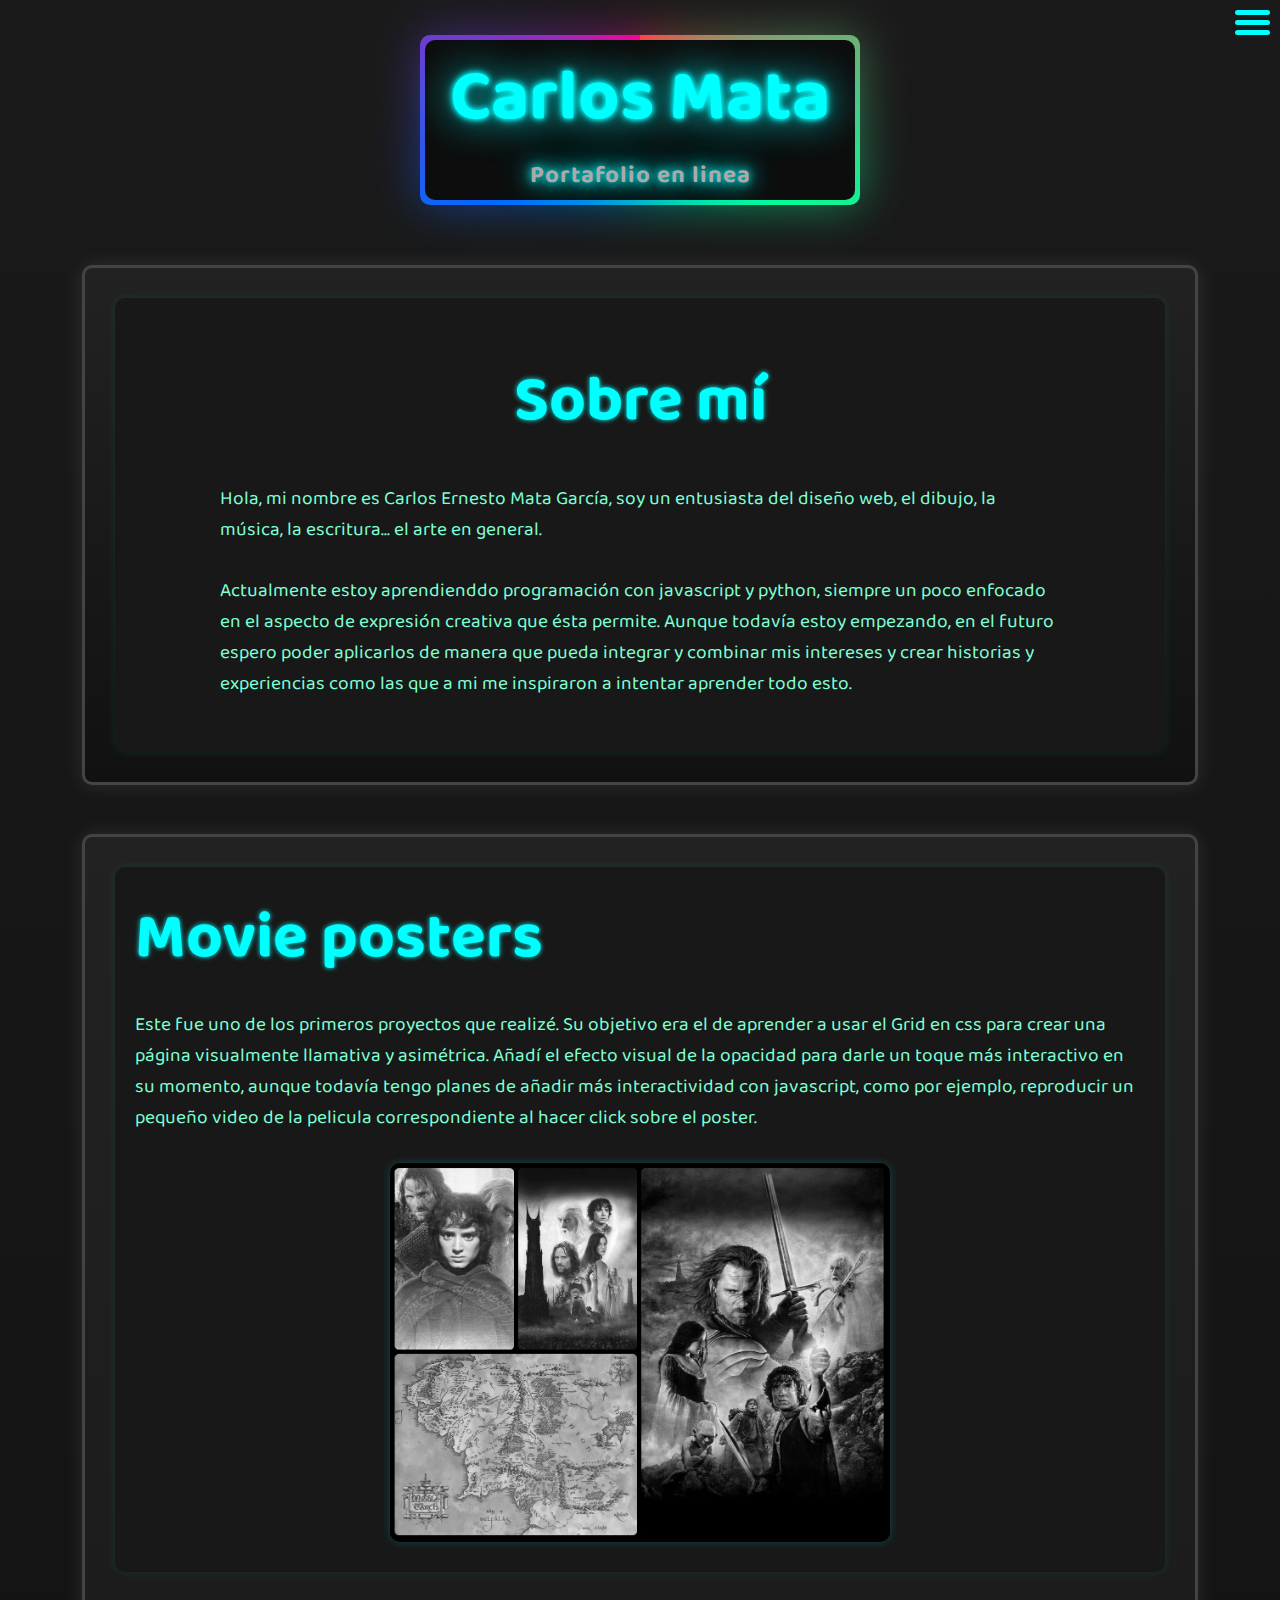
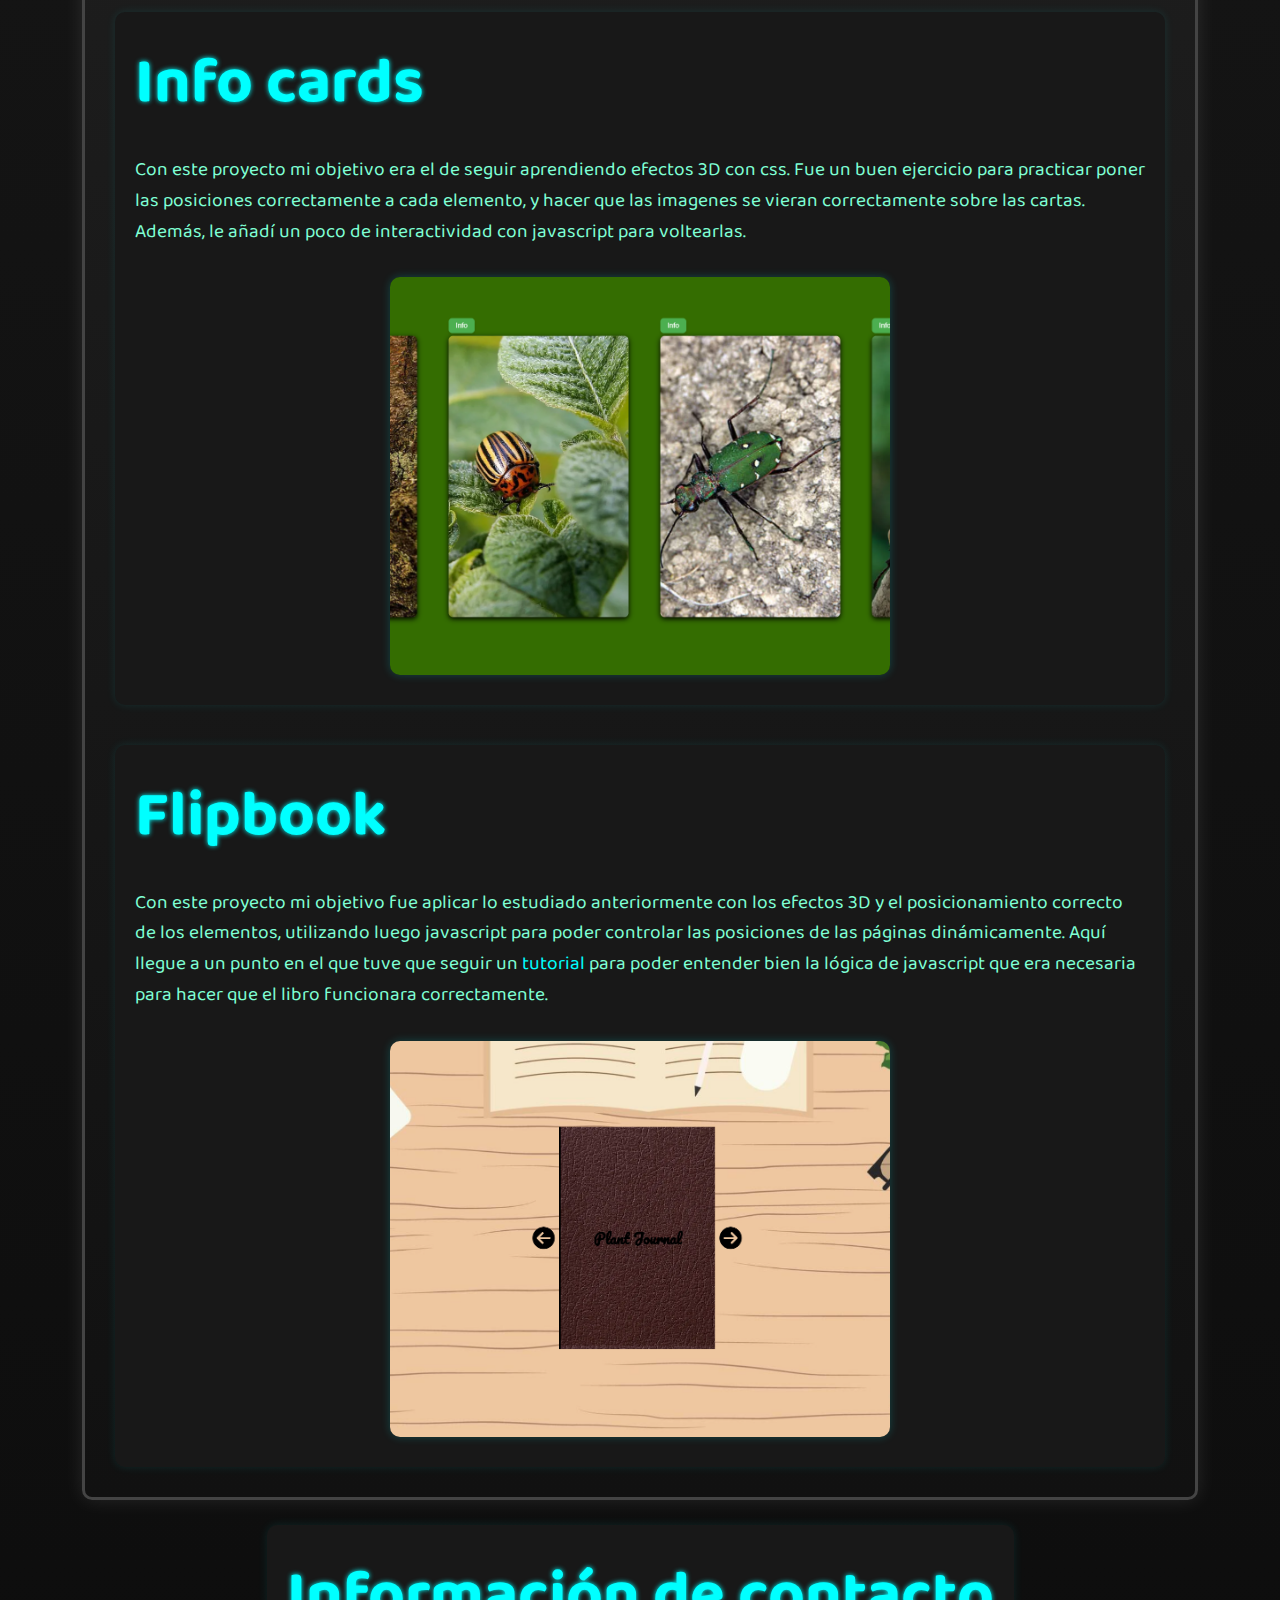
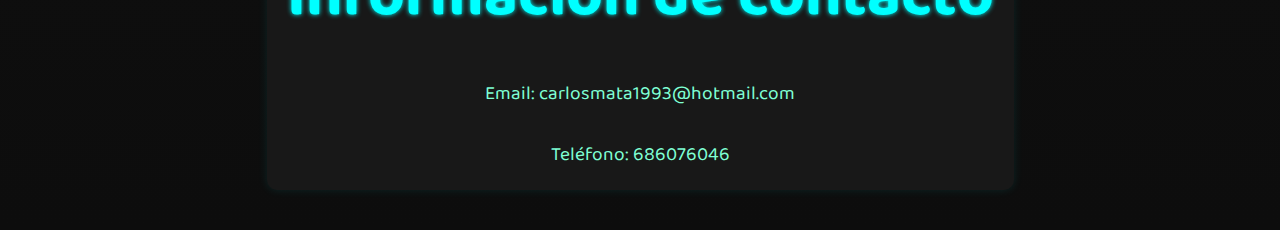
<file: Portfolio/index.html>
<!DOCTYPE html>
<html lang="en">
<head>
    <meta charset="UTF-8">
    <meta name="viewport" content="width=device-width, initial-scale=1.0">
    <title>Portafolio</title>
    <link rel="stylesheet" href="Style/Index.css">
    <link rel="preconnect" href="https://fonts.googleapis.com">
    <link rel="preconnect" href="https://fonts.gstatic.com" crossorigin>
    <link href="https://fonts.googleapis.com/css2?family=Baloo+2:wght@400..800&family=Kaushan+Script&display=swap" rel="stylesheet">
    <script src="javascript/Index.js" defer></script>
</head>
<body>
    <header>
        <div class="headOutline">
            <h1>Carlos Mata</h1>
            <h2>Portafolio en linea</h2>
        </div>
    </header>

    <button class="burger-button">
        <div class="line"></div>
        <div class="line"></div>
        <div class="line"></div>
    </button>

    <nav class="contenedor">
        <a href="#about">Sobre mí</a>
        <a href="#pro1">Movie posters</a>
        <a href="#pro3">Info cards</a>
        <a href="#pro4">Flipbook</a>
        <a href="#contact">Contacto</a>
    </nav>

    <section class="about" id="about">
        <div class="contenedor">
            <h3>Sobre mí</h3>
            <p>Hola, mi nombre es Carlos Ernesto Mata García, soy un entusiasta del diseño web, el dibujo, la música, la escritura... el arte en general.</p>
            <p>Actualmente estoy aprendienddo programación con javascript y python, siempre un poco enfocado en el aspecto de expresión creativa que ésta permite. Aunque todavía estoy empezando, en el futuro espero poder aplicarlos de manera que pueda integrar y combinar mis intereses y crear historias y experiencias como las que a mi me inspiraron a intentar aprender todo esto.</p>
        </div>
    </section>

    <main>
        <div class="contenedor" id="pro1">
            <div class="explicacion">
                <h3>Movie posters</h3>
                <p>Este fue uno de los primeros proyectos que realizé. Su objetivo era el de aprender a usar el Grid en css para crear una página visualmente llamativa y asimétrica. Añadí el efecto visual de la opacidad para darle un toque más interactivo en su momento, aunque todavía tengo planes de añadir más interactividad con javascript, como por ejemplo, reproducir un pequeño video de la pelicula correspondiente al hacer click sobre el poster.</p>
            </div>
            <div class="preview">
                <a href="Movie_Posters.html"><img src="img/Movie_posters.png" alt=""></a>
            </div>
        </div>

        <div class="contenedor" id="pro3">
            <div class="explicacion">
                <h3>Info cards</h3>
                <p>Con este proyecto mi objetivo era el de seguir aprendiendo efectos 3D con css. Fue un buen ejercicio para practicar poner las posiciones correctamente a cada elemento, y hacer que las imagenes se vieran correctamente sobre las cartas. Además, le añadí un poco de interactividad con javascript para voltearlas.</p>
            </div>
            <div class="preview">
                <a href="Info_cards.html"><img src="img/Info_cards.png" alt=""></a>
            </div>
        </div>

        <div class="contenedor" id="pro4">
            <div class="explicacion">
                <h3>Flipbook</h3>
                <p>Con este proyecto mi objetivo fue aplicar lo estudiado anteriormente con los efectos 3D y el posicionamiento correcto de los elementos, utilizando luego javascript para poder controlar las posiciones de las páginas dinámicamente. Aquí llegue a un punto en el que tuve que seguir un <a href="https://www.youtube.com/watch?v=0kD6ff2J3BQ" target="_blank">tutorial</a> para poder entender bien la lógica de javascript que era necesaria para hacer que el libro funcionara correctamente.</p>
            </div>
            <div class="preview">
                <a href="Flipbook.html"><img src="img/Flipbook.png" alt=""></a>
            </div>
        </div>
    </main>

    <footer id="contact">
        <div class="contenedor">
            <h3>Información de contacto</h3>
            <p>Email: carlosmata1993@hotmail.com</p>
            <p>Teléfono: 686076046</p>
        </div>
    </footer>
</body>
</html>
</file>
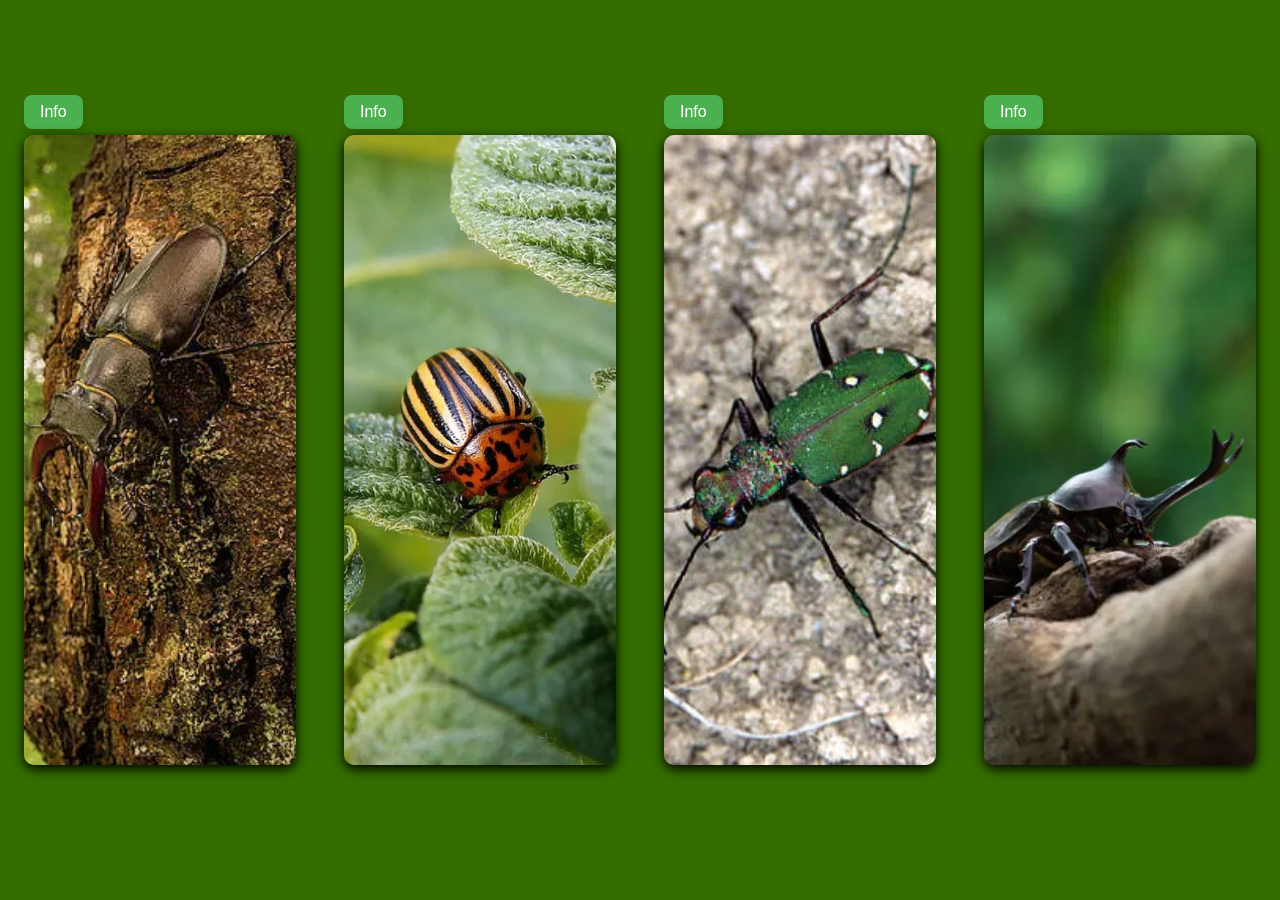
<file: Portfolio/Info_cards.html>
<!DOCTYPE html>
<html lang="en">
<head>
    <meta charset="UTF-8">
    <meta name="viewport" content="width=device-width, initial-scale=1.0">
    <title>Info cards</title>
    <link rel="stylesheet" href="Style/Info_cards.css">
    <script src="javascript/InfoCards.js" defer></script>
</head>
<body>
    <section class="main">
        <div class="container">
            
            <button class="flipper">Info</button>
            <div class="card">
                
                <div class="front lucanus">
                    <p class="name">Lucanus Ciervo</p>
                </div>
                <div class="back lucanus-back">
                    <p class="info">
                        El lucano ciervo (Lucanus cervus), también llamado ciervo volador o ciervo volante europeo, es una especie de coleóptero escarabeiforme perteneciente a la familia Lucanidae. Es el escarabajo más grande de Europa.
                    </p>
                </div>

            </div>
        </div>

        <div class="container">
            
            <button class="flipper">Info</button>
            <div class="card">
                
                <div class="front potato">
                    <p class="name">Escarabajo Patata</p>
                </div>
                <div class="back potato-back">
                    <p class="info">
                        El escarabajo de la patata o dorífora (Leptinotarsa decemlineata) es un coleóptero de la familia de los crisomélidos de amplia distribución mundial, asociado a los lugares de cultivo y almacenamiento de patatas, sobre los que actúa como plaga.
                    </p>
                </div>

            </div>
        </div>

        <div class="container">
            
            <button class="flipper">Info</button>
            <div class="card">
                
                <div class="front tiger">
                    <p class="name">Escarabajo Tigre</p>
                </div>
                <div class="back tiger-back">
                    <p class="info">
                        Los cicindelinos (Cicindelinae) son una subfamilia de coleópteros de la familia Carabidae con unas mil seiscientas especies descritas. Se les conoce con el nombre común de escarabajos tigre, por la voracidad de sus hábitos depredadores.
                    </p>
                </div>

            </div>
        </div>

        <div class="container">
            
            <button class="flipper">Info</button>
            <div class="card">
                
                <div class="front rhino">
                    <p class="name">Escarabajo Rinoceronte</p>
                </div>
                <div class="back rhino-back">
                    <p class="info">
                        Se llama escarabajos corneta europeo a diversos coleópteros provistos de uno o más cuernos en la cabeza, en el protórax o en ambos. Pueden levantar 850 veces su propio peso.
                    </p>
                </div>

            </div>
        </div>
    </section>
</body>
</html>
</file>
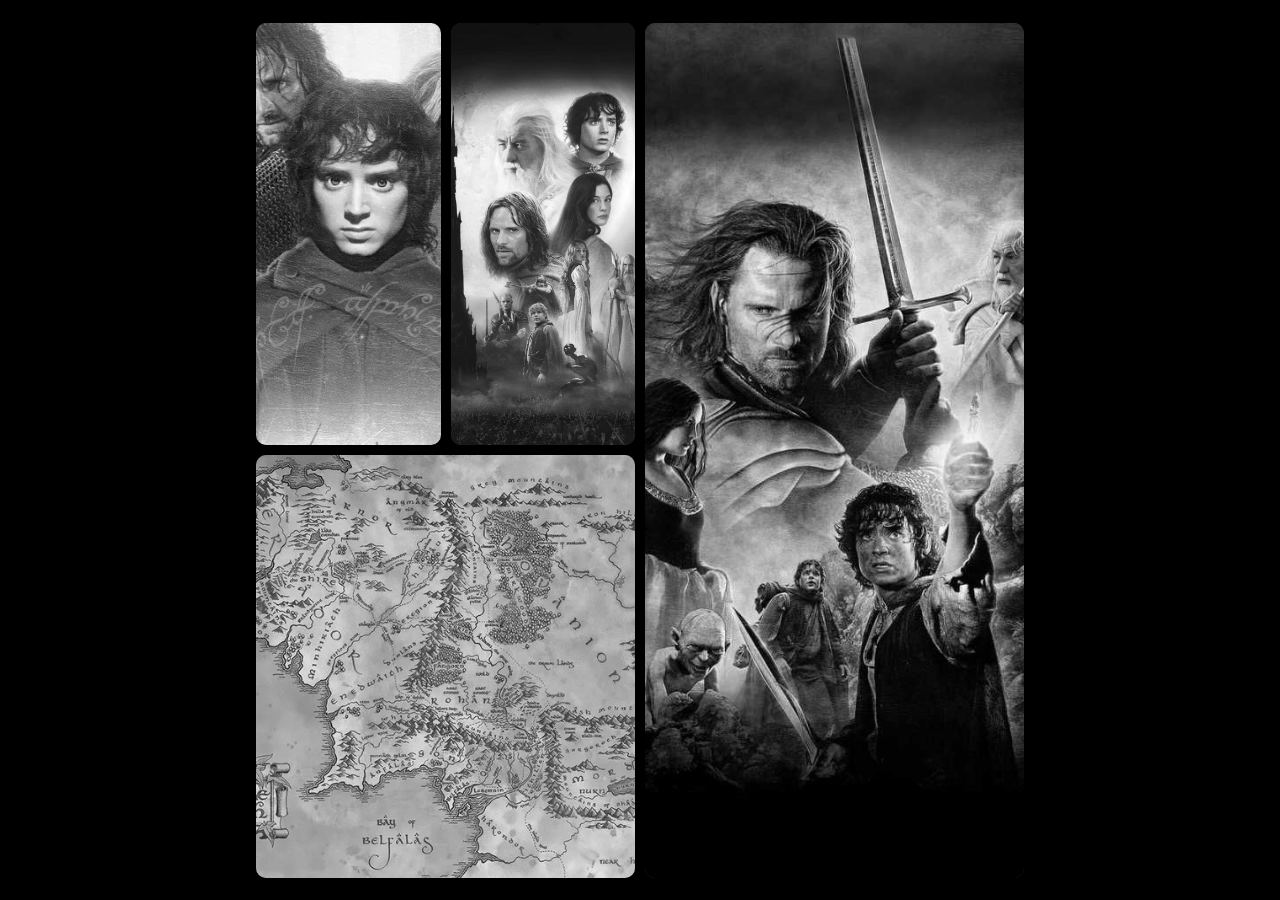
<file: Portfolio/Movie_Posters.html>
<!DOCTYPE html>
<html lang="en">
<head>
  <meta charset="UTF-8" />
  <meta name="viewport" content="width=device-width, initial-scale=1.0"/>
  <title>Poster Grid</title>
  <link rel="stylesheet" href="Style/Movie_posters.css">
</head>
<body>
  <section class="container">
    <div class="card container1">
      <img src="img/Movie_posters/fellowship.webp" alt="Poster 1">
      <p>Fellowship of the Ring</p>
    </div>
    <div class="card container2">
      <img src="img/Movie_posters/TwoTowers.jpg" alt="Poster 2">
      <p>The Two Towers</p>
    </div>
    <div class="card container3">
      <img src="img/Movie_posters/Map.webp" alt="Poster 4">
      <p>Middle Earth</p>
    </div>
    <div class="card container4">
      <img src="img/Movie_posters/returnOfKing.jpg" alt="Poster 5">
      <p>Return of the King</p>
    </div>
  </section>
</body>
</html>
</file>
<file: Portfolio/Style/Index.css>
* {
    margin: 0;
    padding: 0;
    box-sizing: border-box;
}

html {
    scroll-behavior: smooth;
}

body {
    min-height: 100dvh;
    background: linear-gradient(to bottom, #1a1a1a, #0d0d0d);
    font-family: 'Baloo 2', sans-serif;
    font-size: 1.2rem;
    color: aquamarine;
    display: flex;
    flex-direction: column;
    align-items: center;
    padding: 40px 20px;
}

/* Header */
header {
    text-align: center;
    margin-bottom: 40px;
}

.headOutline {
    width: 430px;
    height: 160px;
    background-color: #0d0d0d;
    border-radius: 10px;
    position: relative;
    animation: glowing 1.5s infinite alternate;
}

/* Pseudo elementos para crear el efecto de los bordes multicolor */
.headOutline::after, .headOutline::before {
    content: '';
    position: absolute;
    height: 100%;
    width: 100%;
    border-radius: 10px;
    background-image: conic-gradient(#ff4545, #00ff99, #006aff, #ff0095);
    top: 50%;
    left: 50%;
    translate: -50% -50%;
    z-index: -1;
    padding: 5px;
}

.headOutline::before {
    filter: blur(1.5rem);
    opacity: 0.5;
}

/* Titulos */
h1 {
    font-size: 4.5rem;
    color: #0ff;
    text-shadow: 0 0 10px #0ff, 0 0 5px #0ff, 0 0 40px #0ff;
    animation: fadeInUp 2s ease-out;
}

h2 {
    font-size: 1.5rem;
    color: #aaa;
    letter-spacing: 1px;
    text-shadow: 0 0 10px #0ff, 0 0 20px #0ff, 0 0 40px #0ff;
    animation: fadeInDown 2s ease-out;
}

h3 {
    font-size: 4rem;
    color: #0ff;
    text-shadow: 0 0 5px #0ff;
}

/* Burger Button */
.burger-button {
    display: flex;
    flex-direction: column;
    justify-content: space-between;
    background-color: transparent;
    border: none;
    width: 35px;
    height: 25px;
    position: fixed;
    top: 10px;
    right: 10px;
    cursor: pointer;
    z-index: 2;
}

.burger-button .line {
    background-color: #0ff;
    height: 5px;
    width: 100%;
    border-radius: 5px;
    transition: 0.4s;
}

.burger-button:hover .line {
    box-shadow: 0 0 15px rgba(0, 255, 255, 0.8),
                0 0 30px rgba(0, 255, 255, 0.7),
                0 0 60px rgba(0, 255, 255, 0.6);
    background-color: rgba(0, 255, 255, 1);
}

.burger-button:active {
    transform: scale(0.80);
}

/* Navegacion */
nav {
    flex-direction: column;
    justify-content: space-around;
    position: fixed;
    top: -100%;
    right: 10px;
    transition: 0.5s;
    z-index: 1;
}

.display-nav {
    top: 0;
}

nav a {
    padding: 20px 0;
}

nav a:first-child {
    border-top: solid 1px #0ff;
    margin-top: 20px;
}

/* Estilizacion contenido central */
main, section {
    width: 90%;
    max-width: 1200px;
    background: linear-gradient(to bottom, #222, #111);
    border: 3px solid #444;
    border-radius: 10px;
    padding: 30px;
    margin: 2% 0;
    display: flex;
    flex-direction: column;
    gap: 40px;
    box-shadow: 0 0 20px rgba(255, 255, 255, 0.1);
}

/* Estilizacion contenedor */
.contenedor {
    display: flex;
    flex-wrap: wrap;
    gap: 30px;
    background-color: #181818;
    border-radius: 10px;
    padding: 20px;
    box-shadow: 0 0 10px rgba(0,255,255,0.1);
}

.about .contenedor {
    justify-content: center;
    align-items: center;
    padding: 5% 10%;
}

/* Explicacion de proyectos */
.explicacion {
    flex: 1 1 500px;
    display: flex;
    flex-direction: column;
    justify-content: center;
    gap: 20px;
}

.explicacion p {
    line-height: 1.6;
    color: aquamarine;
}

/* Previews */
.preview {
    flex: 1 1 500px;
    display: flex;
    align-items: center;
    justify-content: center;
}

/* Estilizacion de imagenes */
img {
    width: 100%;
    max-width: 500px;
    border-radius: 10px;
    object-fit: cover;
    box-shadow: 0 0 10px rgba(0,255,255,0.2);
}

/* Links */
a {
    color: #0ff;
    text-decoration: none;
    position: relative; /* Para los pseudo elementos */
    transition: color 0.3s ease;
}

/* Crea una barra bajo el vinculo, con su misma anchura, que al principio no es visible */
a::before {
    content: '';
    position: absolute;
    width: 100%;
    height: 2px;
    background: #0ff;
    bottom: -3px;
    left: 0;
    transform: scaleX(0);
    transform-origin: bottom right;
    transition: transform 0.25s ease-in-out;
}

a:hover {
    color: #00ff99;
}

/* Accion para animar la barra bajo los vinculos */
a:hover::before {
    transform: scaleX(1);
    transform-origin: bottom left;
}

/* Footer */
footer .contenedor {
    flex-direction: column;
    align-items: center;
}

/* Animaciones */
@keyframes fadeInUp {
    0% {
        opacity: 0;
        transform: translateY(20px);
    }
    100% {
        opacity: 1;
        transform: translateY(0);
    }
}

@keyframes fadeInDown {
    0% {
        opacity: 0;
        transform: translateY(-20px);
    }
    100% {
        opacity: 1;
        transform: translateY(0);
    }
}

@keyframes glowing {
    0% {
        box-shadow: 0 0 15px rgba(0, 255, 255, 0.8),
                    0 0 30px rgba(0, 255, 255, 0.7),
                    0 0 60px rgba(0, 255, 255, 0.6);
    }
    100% {
        box-shadow: 0 0 25px rgba(255, 0, 255, 0.8),
                    0 0 50px rgba(255, 0, 255, 0.7),
                    0 0 100px rgba(255, 0, 255, 0.6);
    }
}

@keyframes glowingButton {
    0% {
        box-shadow: 0 0 15px rgba(0, 125, 125, 0.8),
                    0 0 30px rgba(0, 125, 125, 0.7),
                    0 0 60px rgba(0, 125, 125, 0.6);
    }
    50% {
        box-shadow: 0 0 25px rgba(0, 255, 255, 0.8),
                    0 0 30px rgba(0, 255, 255, 0.7),
                    0 0 60px rgba(0, 255, 255, 0.6);
    }
    100% {
        box-shadow: 0 0 15px rgba(0, 125, 125, 0.8),
                    0 0 30px rgba(0, 125, 125, 0.7),
                    0 0 60px rgba(0, 125, 125, 0.6);
    }
}

/* Tablets */
@media (max-width: 1024px) {
    body {
        font-size: 1.1rem;
    }

    .headOutline {
        width: 90dvw;
        height: auto;
    }

    h1 {
        font-size: 3.5rem;
    }

    h2 {
        font-size: 1.3rem;
    }

    h3 {
        font-size: 3rem;
    }
}

/* Telefonos */
@media (max-width: 768px) {
    body {
        font-size: 1rem;
    }

    .headOutline {
        width: 90dvw;
        height: auto;
    }

    .about, .contenedor, main, footer {
        width: 100%;
    }

    h1 {
        font-size: 2.5rem;
    }

    h2 {
        font-size: 1.1rem;
    }

    h3 {
        font-size: 2.2rem;
    }
}

@media (max-width: 480px) {
    body {
        font-size: 0.95rem;
    }

    .headOutline {
        width: 90dvw;
        height: auto;
    }

    h1 {
        font-size: 2rem;
    }

    h2 {
        font-size: 1rem;
    }

    h3 {
        font-size: 1.8rem;
    }
}
</file>
<file: Portfolio/Style/Info_cards.css>
* {
    margin: 0;
    padding: 0;
    box-sizing: border-box;
}

body {
    height: 100dvh;
    font-family: sans-serif;
    background-color: #346d01;
}

/* Boton */
.flipper {
    padding: 8px 16px;
    background-color: #4CAF50;
    color: white;
    border: none;
    border-radius: 8px;
    font-size: 1rem;
    font-family: inherit;
    cursor: pointer;
    box-shadow: 0 4px 6px rgba(0, 0, 0, 0.1);
    transition: background-color 0.2s, transform 0.1s;
    margin-bottom: 12px;
    position: absolute;
    top: -40px;
    left: 0;
}

/* Para resaltar el boton */
.flipper:hover {
    background-color: #45a049;
}

.flipper:active {
    transform: scale(0.80);
}

/* Divs */

.main {
    height: 100dvh;
    width: 100%;
    display: flex;
    justify-content: space-around;
    align-items: center;
}

.container {
    height: 70%;
    width: calc(85% / 4);
    perspective: 2000px;
    position: relative;
}

.card {
    height: 100%;
    width: 100%;
    border-radius: 10px;
    box-shadow: 0 4px 12px;
    transform-style: preserve-3d;
    transition: 1s;
    position: relative;
}

.name {
    position: absolute;
    bottom: 0;
    left: 0;
    width: 100%;
    margin: 0;
    padding: 10px;
    background: rgba(0, 0, 0, 0.7);
    color: white;
    font-size: 1.2em;
    text-align: center;
    opacity: 0;
    transition: opacity 0.4s ease;
}

/* Para hacer aparecer el titulo */
.container:hover .name,
.card:hover .name,
.front:hover .name {
    opacity: 1;
}

.flipped {
    transform: rotateY(-180deg);
}


.front {
    height: 100%;
    width: 100%;
    border-radius: 10px;
    background-size: cover;
    backface-visibility: hidden;
    position: absolute;
}

.back {
    height: 100%;
    width: 100%;
    border-radius: 10px;
    backface-visibility: hidden;
    position: absolute;
    transform: rotateY(180deg);
    display: flex;
    justify-content: center;
    align-items: flex-end;
}

.info {
    height: 40%;
    width: 90%;
    border: solid 1px green;
    border-radius: 10px;
    padding: 20px;
    margin-bottom: 40px;
    box-shadow: 0 4px 12px;
    background-color: rgba(255, 255, 255, 0.5);
    display: flex;
    justify-content: center;
    align-items: center;
}

/* Divs contenido individual */

.lucanus {
    background-image: url(../img/Escarabajos/lucanus_cervus.webp);
    background-position: -500px 0;
}

.lucanus-back {
    background-image: url(../img/Escarabajos/lucanus.jpg);
    background-position: center;
}

.potato {
    background-image: url(../img/Escarabajos/escarabajo_patata.webp);
    background-position: -295px;
}

.potato-back {
    background-image: url(../img/Escarabajos/potato.jpg);
    background-position: center;
}

.tiger {
    background-image: url(../img/Escarabajos/escarabajo_tigre.webp);
    background-position: -350px;
}

.tiger-back {
    background-image: url(../img/Escarabajos/tiger.jpg);
    background-position: center;
}

.rhino {
    background-image: url(../img/Escarabajos/escarabajo_rinoceronte.webp);
    background-position: center;
}

.rhino-back {
    background-image: url(../img/Escarabajos/rhino.jpg);
    background-position: center;
}


@media screen and (max-width: 1100px), screen and (orientation: portrait) {
    .main {
        flex-direction: column;
        align-items: center;
    }

    .container {
        width: 90%;
        height: calc(90% / 4);
        margin: 50px 0;
    }

    .name {
        font-size: 0.9rem;
        background: rgba(0, 0, 0, 0.5);
        opacity: 1;
        width: auto;
        border-top-right-radius: 10px;
        border-bottom-left-radius: 10px;
    }

    .info {
        height: 100%;
        width: 100%;
        font-size: 0.7rem;
        margin: 0;
        padding: 10px;
    }

    .lucanus {
        background-image: url(../img/Escarabajos/lucanus_horizontal.webp);
        background-position: 0 42%;
    }

    .potato {
        background-position: center;
    }

    .tiger {
        background-position: center;
    }

    .rhino {
        background-image: url(../img/Escarabajos/rhino_horizontal.webp);
        background-position: center;
    }

    .lucanus-back, .potato-back,
    .tiger-back, .rhino-back {
        background-image: none;
        background-color: rgb(65, 255, 106);
    }
}
</file>
<file: Portfolio/Style/Movie_posters.css>
body {
    margin: 0;
    background-color: black;
    display: flex;
    justify-content: center;
    align-items: center;
    min-height: 100vh;
}

.container {
  width: 60%;
  height: 95vh;
  display: grid;
  grid-template-columns: repeat(4, 1fr);
  grid-template-rows: repeat(6, 1fr);
  gap: 10px;
  position: relative;
}

.card {
  border-radius: 10px;
  overflow: hidden;
  background-color: #333;
  filter: grayscale(100%);
  transition: filter 0.5s ease;
  position: relative;
}

.card:hover {
  filter: grayscale(0%);
}

.card img {
  width: 100%;
  height: 100%;
  object-fit: cover;
  display: block;
}

.card > p {
  position: absolute;
  bottom: 0;
  left: 0;
  width: 100%;
  margin: 0;
  padding: 10px;
  background: rgba(0, 0, 0, 0.7);
  color: white;
  font-size: 1.2em;
  text-align: center;
  opacity: 0;
  transition: opacity 0.4s ease;
}

.card:hover p {
  opacity: 1;
}

/* Layout */
.container1 {
  grid-row: 1 / span 3;
}

.container2 {
  grid-row: 1 / span 3;
}

.container3 {
  grid-row: 4 / span 3;
  grid-column: 1 / span 2;
}

.container4 {
  grid-row: 1 / span 6;
  grid-column: 3 / span 2;
}

@media screen and (max-width: 768px) {
    .container{
        width: 90%;
        height: 95dvh;
    }

    .card:hover p {
    opacity: 0;
    }

    .card > p {
    transition: none;
    }
}
</file>
